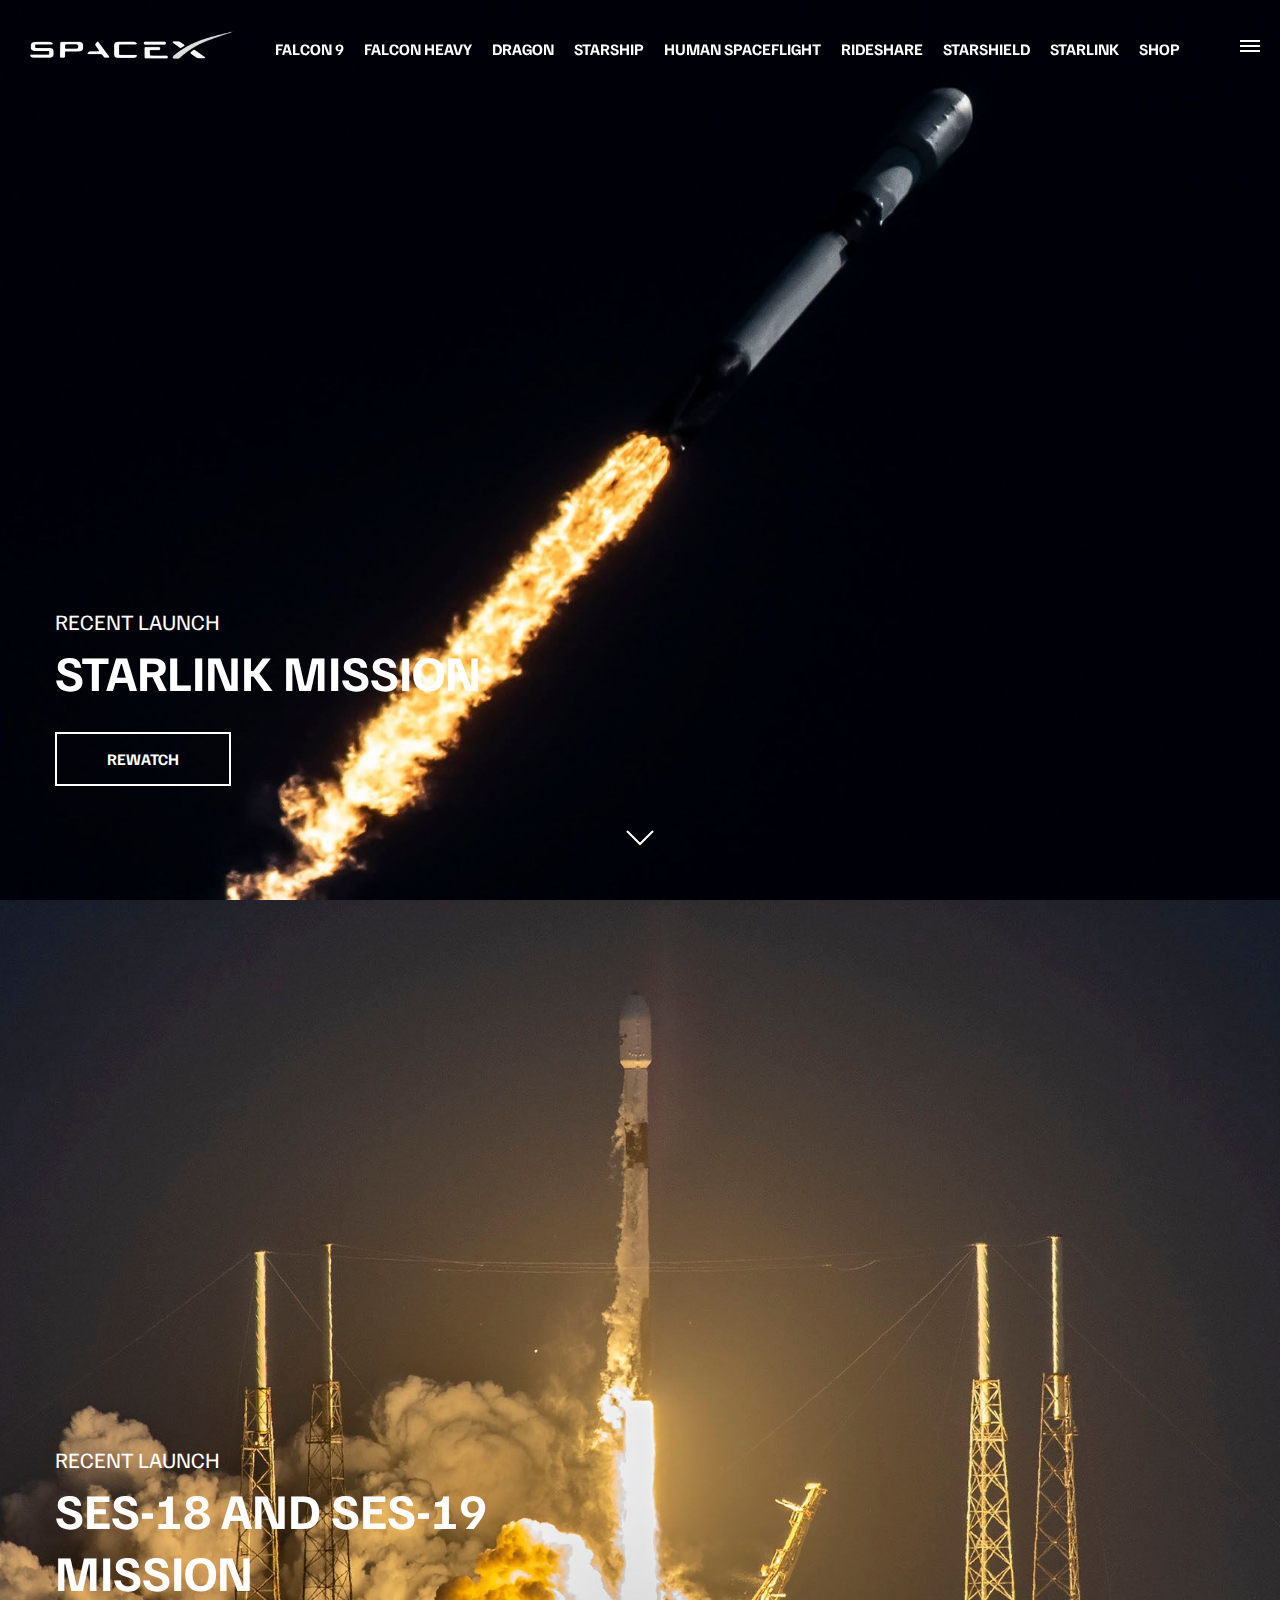
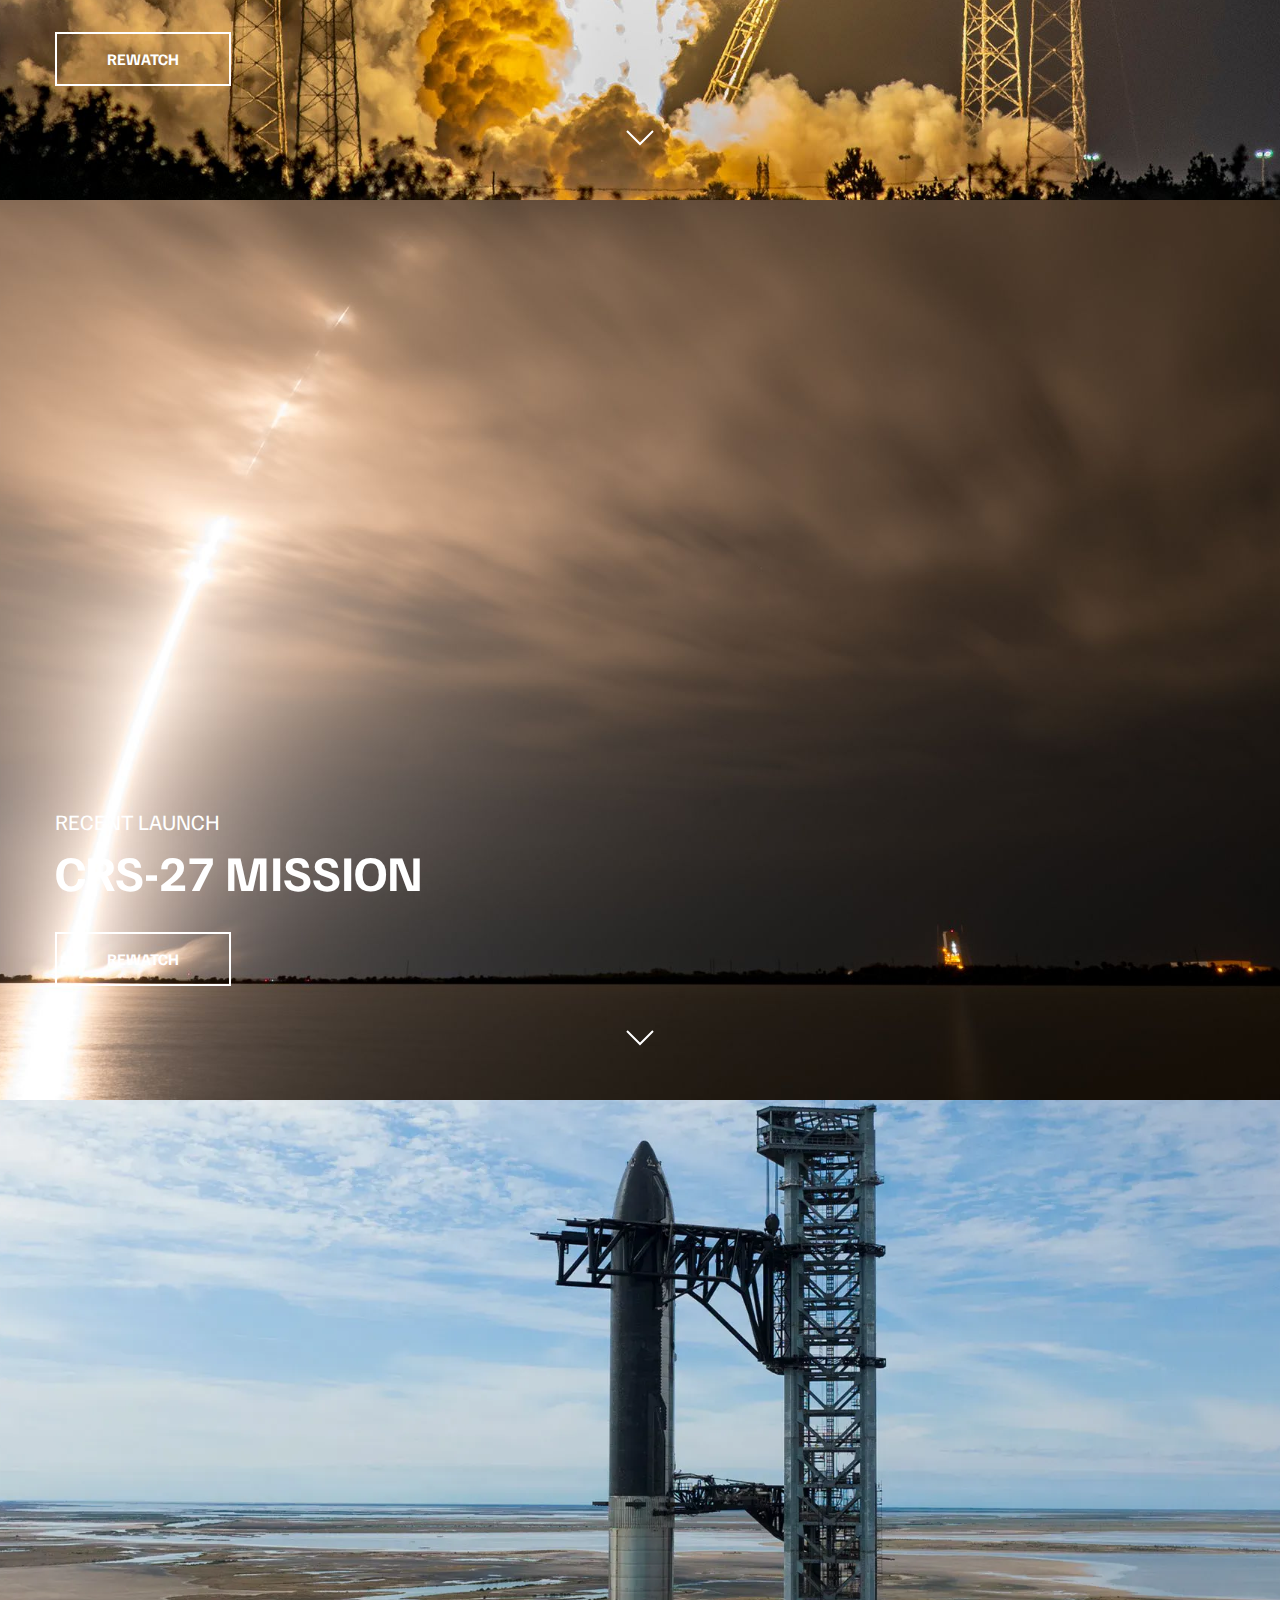
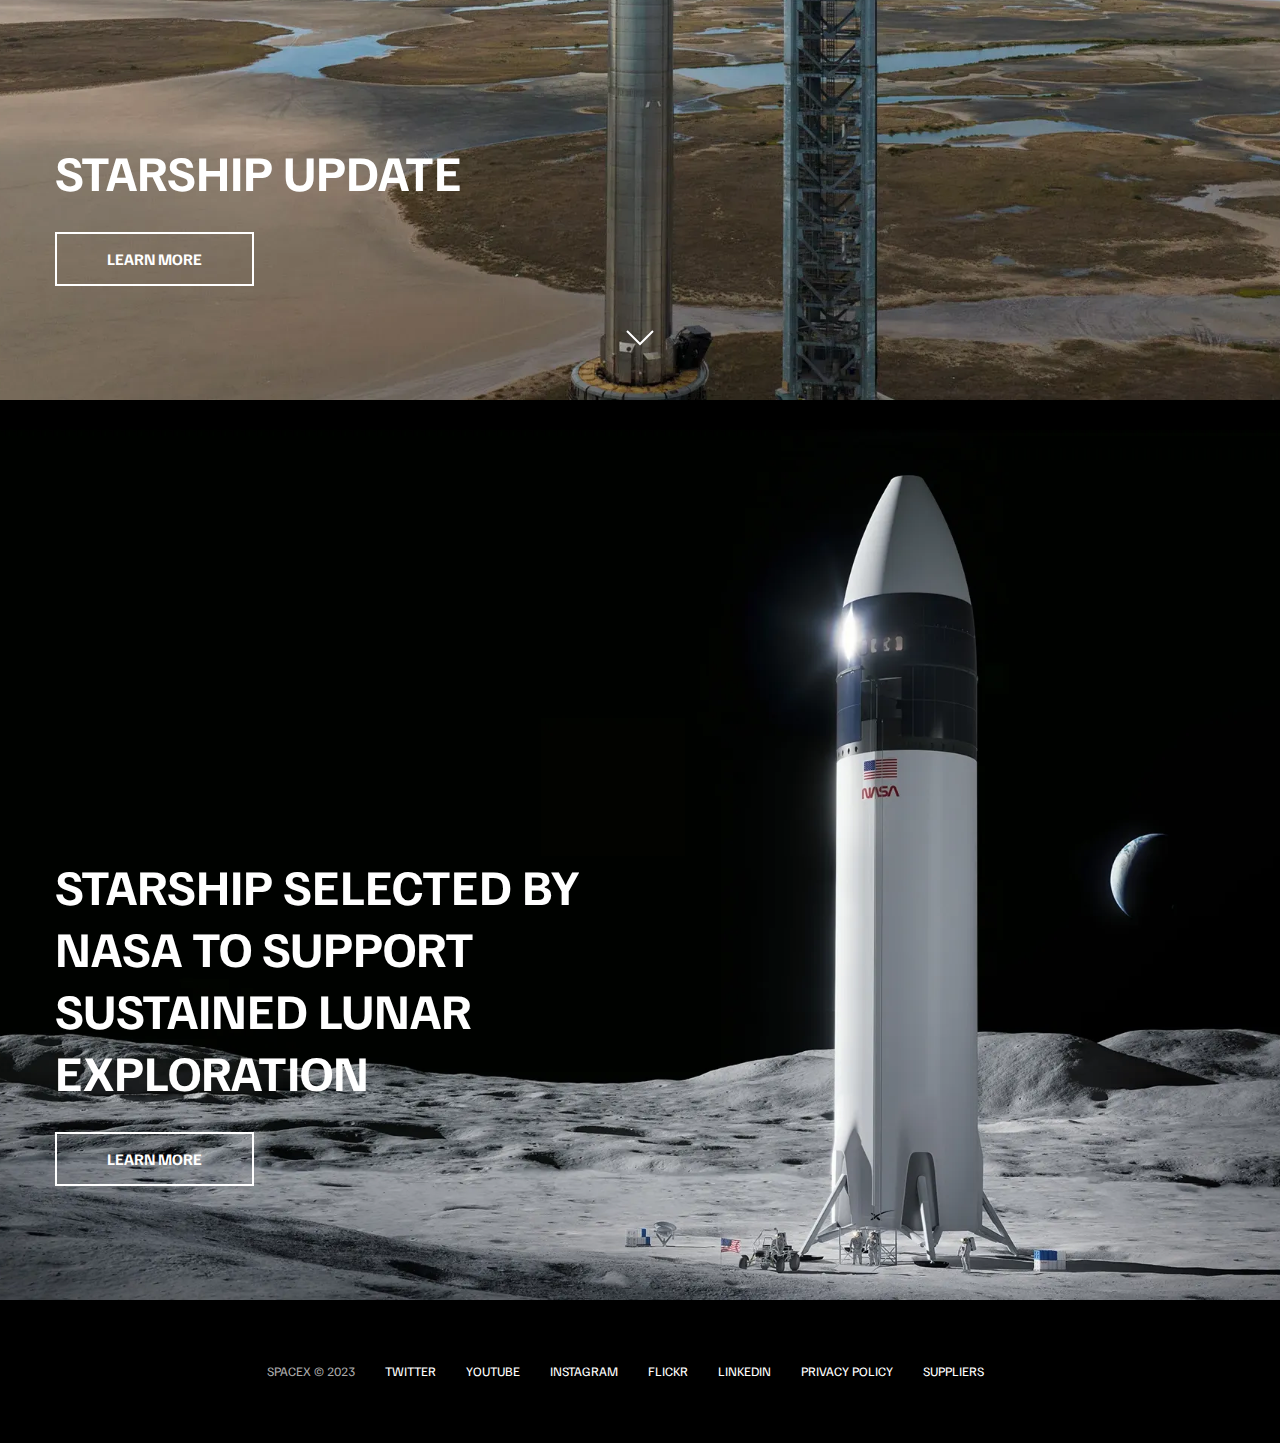
<file: index.html>
<!DOCTYPE html>
<html lang="en">
  <head>
    <meta charset="UTF-8" />
    <meta http-equiv="X-UA-Compatible" content="IE=edge" />
    <meta name="viewport" content="width=device-width, initial-scale=1.0" />
    <link rel="stylesheet" href="styles.css" />
    <script src="script.js" defer></script>

    <title>Space X</title>
  </head>
  <body>
    <div id="overlay"></div>
    <div id="mobile-menu" class="mobile-main-menu">
      <ul>
        <li><a href="https://www.spacex.com/mission/">Mission</a></li>
        <li><a href="https://www.spacex.com/launches/">Launches</a></li>
        <li><a href="https://www.spacex.com/careers/">Careers</a></li>
        <li><a href="https://www.spacex.com/updates/">Updates</a></li>
        <li><a href="https://shop.spacex.com/">Shop</a></li>
        <li class="mobile-only">
          <a href="./Images/falcon-9.webp">FALCON 9</a>
        </li>
        <li class="mobile-only">
          <a class="mobile-only" href="./Images/falcon-heavy.webp"
            >FALCON HEAVY</a
          >
        </li>
        <li class="mobile-only"><a href="./Images/dragon.webp">DRAGON</a></li>
        <li class="mobile-only"><a href="#">STARSHIP</a></li>
        <li class="mobile-only"><a href="#">HUMAN SPACEFLIGHT</a></li>
        <li class="mobile-only"><a href="#">RIDESHARE</a></li>
        <li class="mobile-only"><a href="#">STARSHIELD</a></li>
        <li class="mobile-only"><a href="#">STARLINK</a></li>
      </ul>
    </div>

    <header class="main-header">
      <div class="logo">
        <a href="https://www.spacex.com/">
          <img src="./Images/logo.png" />
        </a>
      </div>

      <nav class="desktop-main-menu">
        <ul>
          <li>
            <a href="https://www.spacex.com/vehicles/falcon-9/" target="_blank"
              >FALCON 9</a
            >
          </li>
          <li>
            <a
              href="https://www.spacex.com/vehicles/falcon-heavy/"
              target="_blank"
              >FALCON HEAVY</a
            >
          </li>
          <li>
            <a href="https://www.spacex.com/vehicles/dragon/" target="_blank"
              >DRAGON</a
            >
          </li>
          <li>
            <a href="https://www.spacex.com/vehicles/starship/" target="_blank"
              >STARSHIP</a
            >
          </li>
          <li>
            <a href="https://www.spacex.com/human-spaceflight/" target="_blank"
              >HUMAN SPACEFLIGHT</a
            >
          </li>
          <li>
            <a href="https://www.spacex.com/rideshare/" target="_blank"
              >RIDESHARE</a
            >
          </li>
          <li>
            <a href="https://www.spacex.com/starshield/" target="_blank"
              >STARSHIELD</a
            >
          </li>
          <li>
            <a href="https://www.starlink.com/" target="_blank">STARLINK</a>
          </li>
          <li><a href="https://shop.spacex.com/" target="_blank">SHOP</a></li>
        </ul>
      </nav>
    </header>

    <!-- Hamburger Menu -->
    <button id="menu-btn" class="hamburger" type="button">
      <span class="hamburger-top"></span>
      <span class="hamburger-middle"></span>
      <span class="hamburger-bottom"></span>
    </button>

    <!-- Section A -->
    <section class="section-a">
      <div class="section-inner">
        <h4>Recent Launch</h4>
        <h2>StarLink Mission</h2>
        <a href="https://www.spacex.com/launches/mission/?missionId=sl5-5" target="_blank" class="btn">
          <div class="hover"></div>
          <span>REWATCH</span>
        </a>
      </div>

      <div class="scroll-arrow">
        <svg width="30px" height="20px">
          <path
            stroke="#ffffff"
            fill="none"
            stroke-width="2px"
            d="M2.000,5.000 L15.000,18.000 L28.000,5.000 "
          ></path>
        </svg>
      </div>
    </section>

    <!-- Section B -->
    <section class="section-b">
      <div class="section-inner">
        <h4>Recent Launch</h4>
        <h2>SES-18 AND SES-19 MISSION
</h2>
        <a
          href="https://www.spacex.com/launches/mission/?missionId=SES-18-SES-19-pl"
          class="btn"
        >
          <div class="hover"></div>
          <span>Rewatch</span>
        </a>
      </div>

      <div class="scroll-arrow">
        <svg width="30px" height="20px">
          <path
            stroke="#ffffff"
            fill="none"
            stroke-width="2px"
            d="M2.000,5.000 L15.000,18.000 L28.000,5.000 "
          ></path>
        </svg>
      </div>
    </section>

        <!-- Section C -->
    <section class="section-c">
      <div class="section-inner">
        <h4>Recent Launch</h4>
        <h2>CRS-27 MISSION
</h2>
        <a
          href="https://www.spacex.com/launches/mission/?missionId=crs-27"
          class="btn"
        >
          <div class="hover"></div>
          <span>Rewatch</span>
        </a>
      </div>

      <div class="scroll-arrow">
        <svg width="30px" height="20px">
          <path
            stroke="#ffffff"
            fill="none"
            stroke-width="2px"
            d="M2.000,5.000 L15.000,18.000 L28.000,5.000 "
          ></path>
        </svg>
      </div>
    </section>

    <!-- Section D-->
    <section class="section-d">
      <div class="section-inner">
        <h2>Starship update</h2>
        <a
          href="https://www.spacex.com/updates/#starship-update"
          target="_blank"
          class="btn"
        >
          <div class="hover"></div>
          <span>Learn more</span>
        </a>
      </div>

      <div class="scroll-arrow">
        <svg width="30px" height="20px">
          <path
            stroke="#ffffff"
            fill="none"
            stroke-width="2px"
            d="M2.000,5.000 L15.000,18.000 L28.000,5.000 "
          ></path>
        </svg>
      </div>
    </section>

    <!-- Section E -->
    <section class="section-e">
  
    <!-- Section E -->
    <section class="section-e">
      <div class="section-inner">
        <h2>
          STARSHIP SELECTED BY NASA TO SUPPORT SUSTAINED LUNAR EXPLORATION

        </h2>
        <a
          href="https://www.spacex.com/updates/#sustained-lunar-exploration"
          target="_blank"
          class="btn"
        >
          <div class="hover"></div>
          <span>Learn More</span>
        </a>
      </div>
    </section>

    <footer>
      <ul>
        <li>SpaceX &copy; 2023</li>
        <li><a href="https://twitter.com/spacex">Twitter</a></li>
        <li><a href="https://www.youtube.com/spacex">Youtube</a></li>
        <li><a href="https://www.instagram.com/spacex/">Instagram</a></li>
        <li><a href="https://www.flickr.com/photos/spacex">Flickr</a></li>
        <li><a href="https://www.linkedin.com/company/spacex">LinkedIn</a></li>
        <li>
          <a href="https://www.spacex.com/media/privacy_policy_spacex.pdf"
            >Privacy Policy</a
          >
        </li>
        <li><a href="https://www.spacex.com/supplier/">Suppliers</a></li>
      </ul>
    </footer>
  </body>
</html>
</file>
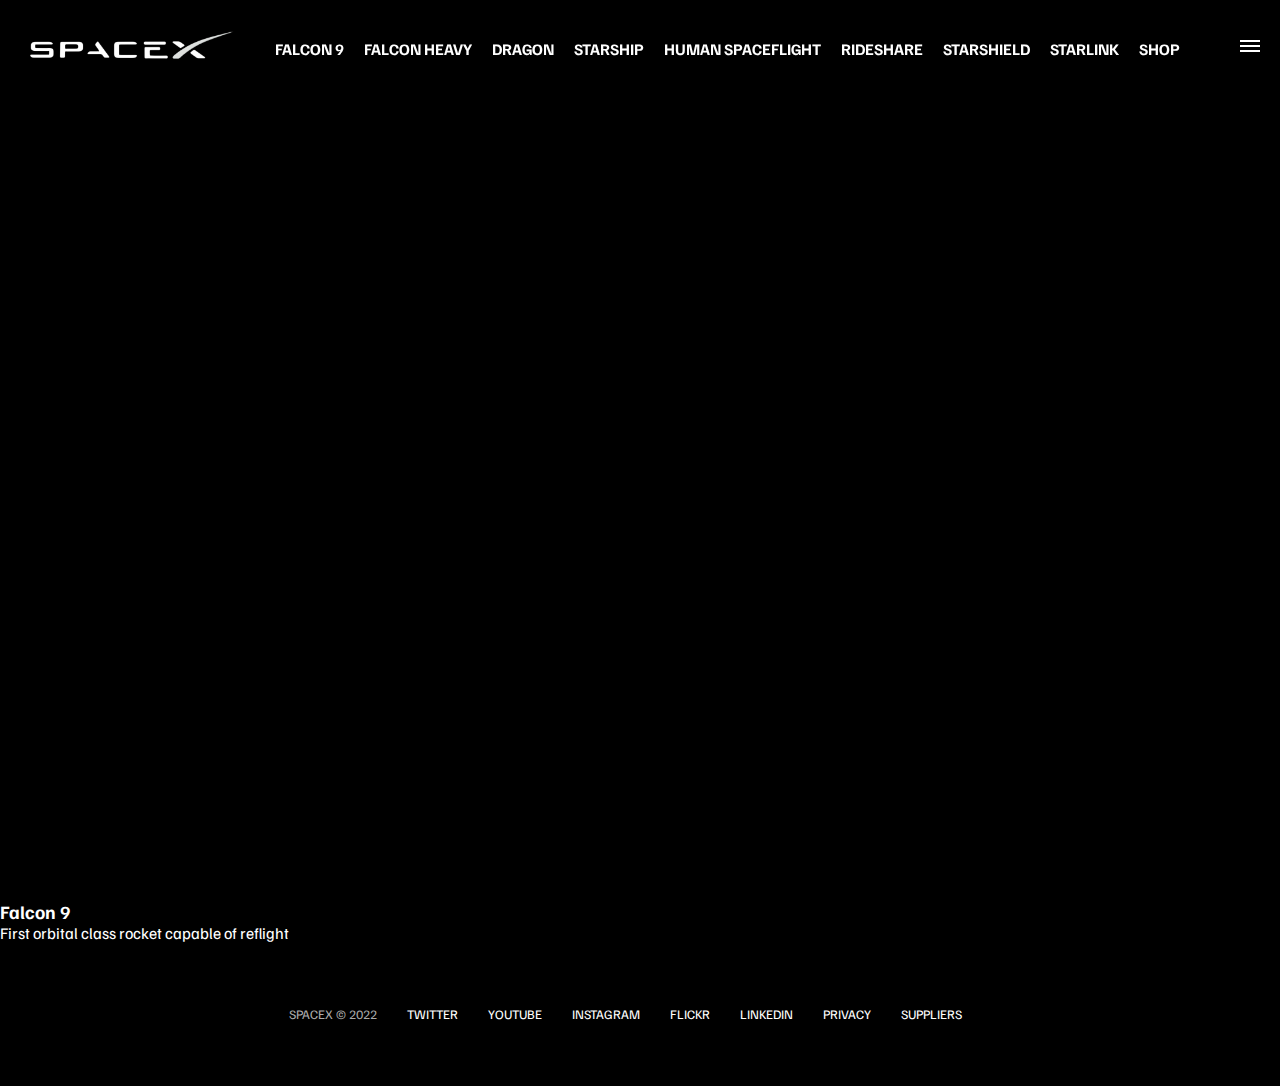
<file: falcon9.html>
<!DOCTYPE html>
<html lang="en">
  <head>
    <meta charset="UTF-8" />
    <meta http-equiv="X-UA-Compatible" content="IE=edge" />
    <meta name="viewport" content="width=device-width, initial-scale=1.0" />
    <link rel="stylesheet" href="styles.css" />
    <script src="script.js"></script>
    <title>Falcon 9</title>
  </head>
  <body>
    <div id="overlay"></div>
    <div id="mobile-menu" class="mobile-main-menu">
      <ul>
        <li><a href="https://www.spacex.com/mission/">Mission</a></li>
        <li><a href="https://www.spacex.com/launches/">Launches</a></li>
        <li><a href="https://www.spacex.com/careers/">Careers</a></li>
        <li><a href="https://www.spacex.com/updates/">Updates</a></li>
        <li><a href="https://shop.spacex.com/">Shop</a></li>
        <li class="mobile-only">
          <a href="./Images/falcon-9.webp">FALCON 9</a>
        </li>
        <li class="mobile-only">
          <a class="mobile-only" href="./Images/falcon-heavy.webp"
            >FALCON HEAVY</a
          >
        </li>
        <li class="mobile-only"><a href="./Images/dragon.webp">DRAGON</a></li>
        <li class="mobile-only"><a href="#">STARSHIP</a></li>
        <li class="mobile-only"><a href="#">HUMAN SPACEFLIGHT</a></li>
        <li class="mobile-only"><a href="#">RIDESHARE</a></li>
        <li class="mobile-only"><a href="#">STARSHIELD</a></li>
        <li class="mobile-only"><a href="#">STARLINK</a></li>
      </ul>
    </div>

    <header class="main-header">
      <div class="logo">
        <a href="index.html">
          <img src="./Images/logo.png" />
        </a>
      </div>

      <nav class="desktop-main-menu">
        <ul>
          <li><a href="./Images/falcon-9.webp">FALCON 9</a></li>
          <li><a href="./Images/falcon-heavy.webp">FALCON HEAVY</a></li>
          <li><a href="./Images/dragon.webp">DRAGON</a></li>
          <li><a href="#">STARSHIP</a></li>
          <li><a href="#">HUMAN SPACEFLIGHT</a></li>
          <li><a href="#">RIDESHARE</a></li>
          <li><a href="#">STARSHIELD</a></li>
          <li><a href="#">STARLINK</a></li>
          <li><a href="#">SHOP</a></li>
        </ul>
      </nav>

      <!-- Hamburger Menu -->
      <button id="menu-btn" class="hamburger" type="button">
        <span class="hamburger-top"></span>
        <span class="hamburger-middle"></span>
        <span class="hamburger-bottom"></span>
      </button>
    </header>

    <section class="section-animate bg-falcon-9"></section>

    <div class="section-inner-center">
      <h3>Falcon 9</h3>
      <p>First orbital class rocket capable of reflight</p>
    </div>

    <footer>
      <ul>
        <li>SpaceX &copy; 2022</li>
        <li><a href="#">Twitter</a></li>
        <li><a href="#">Youtube</a></li>
        <li><a href="#">Instagram</a></li>
        <li><a href="#">Flickr</a></li>
        <li><a href="#">LinkedIn</a></li>
        <li><a href="#">Privacy</a></li>
        <li><a href="#">Suppliers</a></li>
      </ul>
    </footer>
  </body>
</html>
</file>
<file: styles.css>
@import url("https://fonts.googleapis.com/css2?family=Familjen+Grotesk:wght@400;600;700&display=swap");

*,
*::before,
*::after {
  margin: 0;
  padding: 0;
  box-sizing: border-box;
}

body {
  font-family: "Familjen Grotesk", sans-serif;
  background: #000;
  color: #fff;
}

a {
  text-decoration: none;
  color: #fff;
}

ul {
  list-style: none;
}

/*Header/Navbar */

.main-header {
  position: fixed;
  top: 0;
  left: 0;
  width: 100%;
  z-index: 3;
  display: flex;
  justify-content: space-between;
  align-items: center;
  text-transform: uppercase;
  height: 100px;
  padding: 0 30px;
  font-weight: bold;
}

/* Logo */
.logo {
  width: 210px;
  height: auto;
}

.logo img {
  display: block;
  width: 100%;
  height: auto;
}

/*Desktop Menu */
.desktop-main-menu {
  margin-right: 50px;
}

.desktop-main-menu ul {
  display: flex;
}

.desktop-main-menu ul li {
  position: relative;
  margin-right: 20px;
  padding-bottom: 2px;
}

/* Menu Item bottom Border */

.desktop-main-menu ul li a::after {
  content: "";
  position: absolute;
  bottom: 0;
  left: 0;
  width: 100%;
  height: 1px;
  background-color: #fff;
  transform: scaleX(0);
  transition: transform 0.6s cubic-bezier(0.19, 1, 0.22, 1);
  transform-origin: right center;
}
.desktop-main-menu ul li a:hover::after {
  transform: scaleX(1);
  transform-origin: left center;
  transition-duration: 0.5s;
  text-transform: uppercase;
}

/*Sections */

section {
  position: relative;
  height: 100vh;
  background-position: center;
  background-repeat: no-repeat;
  background-size: cover;
  text-transform: uppercase;
}

.section-inner {
  position: absolute;
  bottom: 110px;
  left: 55px;
  max-width: 560px;
}

.section-inner h4 {
  font-size: 22px;
  margin-bottom: 5px;
  font-weight: 300;
  animation: fadeInUp 0.5s ease-in-out;
}

.section-inner h2 {
  font-size: 50px;
  font-weight: 700;
  margin-bottom: 20px;
  animation: fadeInUp 0.5s ease-in-out 0.2s;
  animation-fill-mode: both;
}

.section-inner a {
  animation: fadeInUp 0.5s ease-in-out 0.4s;
  animation-fill-mode: both;
}

/* Background Images */
.section-a {
  background-image: url("./Images/starlink.jpg");
}

.section-b {
  background-image: url("./Images/ses18\ mission.jpg");
}

.section-c {
  background-image: url("./Images/section-b.webp");
}

.section-d {
  background-image: url("./Images/section-d.webp");
}

.section-e {
  background-image: url("./Images/section-e.webp");
}

.section-f {
  background-image: url("./Images/section-f.webp");
}

.btn {
  position: relative;
  display: inline-block;
  cursor: pointer;
  text-align: center;
  min-width: 130px;
  padding: 15px 50px;
  margin-top: 10px;
  border: 2px solid #fff;
  text-transform: uppercase;
  font-weight: bold;
  overflow: hidden;
  z-index: 2;
}

.btn:hover span {
  color: #000;
}

.btn .hover {
  position: absolute;
  top: 0;
  left: 0;
  width: 100%;
  height: 100%;
  background-color: #fff;
  color: #000;
  z-index: -1;
  transform: translateY(100%);
  transition: transform 0.6s cubic-bezier(0.19, 1, 0.22, 1);
}

.btn:hover .hover {
  transform: translateY(0);
}

.scroll-arrow {
  position: absolute;
  bottom: 50px;
  left: 50%;
  transform: translateX(-50%);
  animation: fadeBounce 5s infinite;
}

/* Footer */
footer {
  position: relative;
  padding: 55px 0;
}

footer ul {
  display: flex;
  justify-content: center;
  align-items: center;
  flex-wrap: wrap;
}

footer ul li {
  color: #aaa;
  margin-right: 30px;
  text-transform: uppercase;
  font-size: 13px;
  line-height: 2.5;
}

footer ul li a {
  color: #fff;
  transition: color 0.6s;
}

footer ul li a:hover {
  color: #aaa;
}

/* Hamburger Menu */
.hamburger {
  position: fixed;
  top: 40px;
  right: 20px;
  z-index: 10;
  cursor: pointer;
  width: 20px;
  height: 20px;
  background: none;
  border: none;
}

.hamburger-top,
.hamburger-middle,
.hamburger-bottom {
  position: absolute;
  width: 20px;
  height: 2px;
  top: 0;
  left: 0;
  background: #fff;
  transition: all 0.5s;
}

.hamburger-middle {
  transform: translateY(5px);
}

.hamburger-bottom {
  transform: translateY(10px);
}

/* Transition hamburger to X when open */
.open {
  transform: rotate(90deg);
}

.open .hamburger-top {
  transform: rotate(45deg) translateY(6px) translateX(6px);
}

.open .hamburger-middle {
  display: none;
}

.open .hamburger-bottom {
  transform: rotate(-45deg) translateY(6px) translateX(-6px);
}

/* Overlay */

.overlay-show {
  position: fixed;
  top: 0;
  left: 0;
  width: 100%;
  height: 100%;
  background-color: rgb(0, 0, 0, 0.5);
  z-index: 3;
}

/* Stop Body Scroll */
.stop.scrolling {
  overflow: hidden;
}

/* Hide Mobile Main Menu Items */

.mobile-only {
  display: none;
}

/* Mobile Main Menu  */

.mobile-main-menu {
  position: fixed;
  top: 0;
  right: 0;
  width: 350px;
  height: 100%;
  background-color: #000;
  z-index: 4;
  justify-content: center;
  align-items: center;
  display: flex;
  text-transform: uppercase;
  transform: translateX(100%);
  transition: transform 0.6s cubic-bezier(0.19, 1, 0.22, 1);
} /* Bring menu from right */

.show-menu {
  transform: translateX(0);
}

.mobile-main-menu ul {
  display: flex;
  flex-direction: column;
  align-items: end;
  justify-content: center;
  padding: 50px;
  width: 100%;
}

.mobile-main-menu ul li {
  margin-bottom: 20px;
  font-size: 18px;
  text-transform: uppercase;
  border-bottom: 1px #fff dotted;
  width: 100%;
  text-align: right;
  padding-bottom: 8px;
}

mobile-main-menu ul li a {
  color: #fff;
  transition: color 0.6s;
}

mobile-main-menu ul li a:hover {
  color: #aaa;
}
/*Animations */
@keyframes fadeInUp {
  0% {
    opacity: 0;
    transform: translateY(140px);
  }

  100% {
    opacity: 1;
    transform: translateY(0a);
  }
}

@keyframes fadeBounce {
  0%,
  20%,
  50%,
  80%,
  100% {
    opacity: 0;
    transform: translateY(-20px);
  }

  40% {
    opacity: 1;
    transform: translateY(0);
  }
}

/* Media Queries */

@media (max-width: 960px) {
  /* Hide desktop Menu */

  .desktop-main-menu {
    display: none;
  }

  /* Show Main Mobile Items */
  .mobile-only {
    display: block;
  }
}

@media (max-width: 600px) {
  .section-inner {
    bottom: 75px;
    left: 20px;
  }

  .section-inner h2 {
    font-size: 40px;
  }

  footer ul li:first-child {
    position: absolute;
    top: 30px;
    left: 50%;
    transform: translate(-50%, -50%);
  }

  footer ul li {
    margin-right: 10px;
  }

  .logo {
    width: 150px;
    margin: auto;
  }
}
</file>
